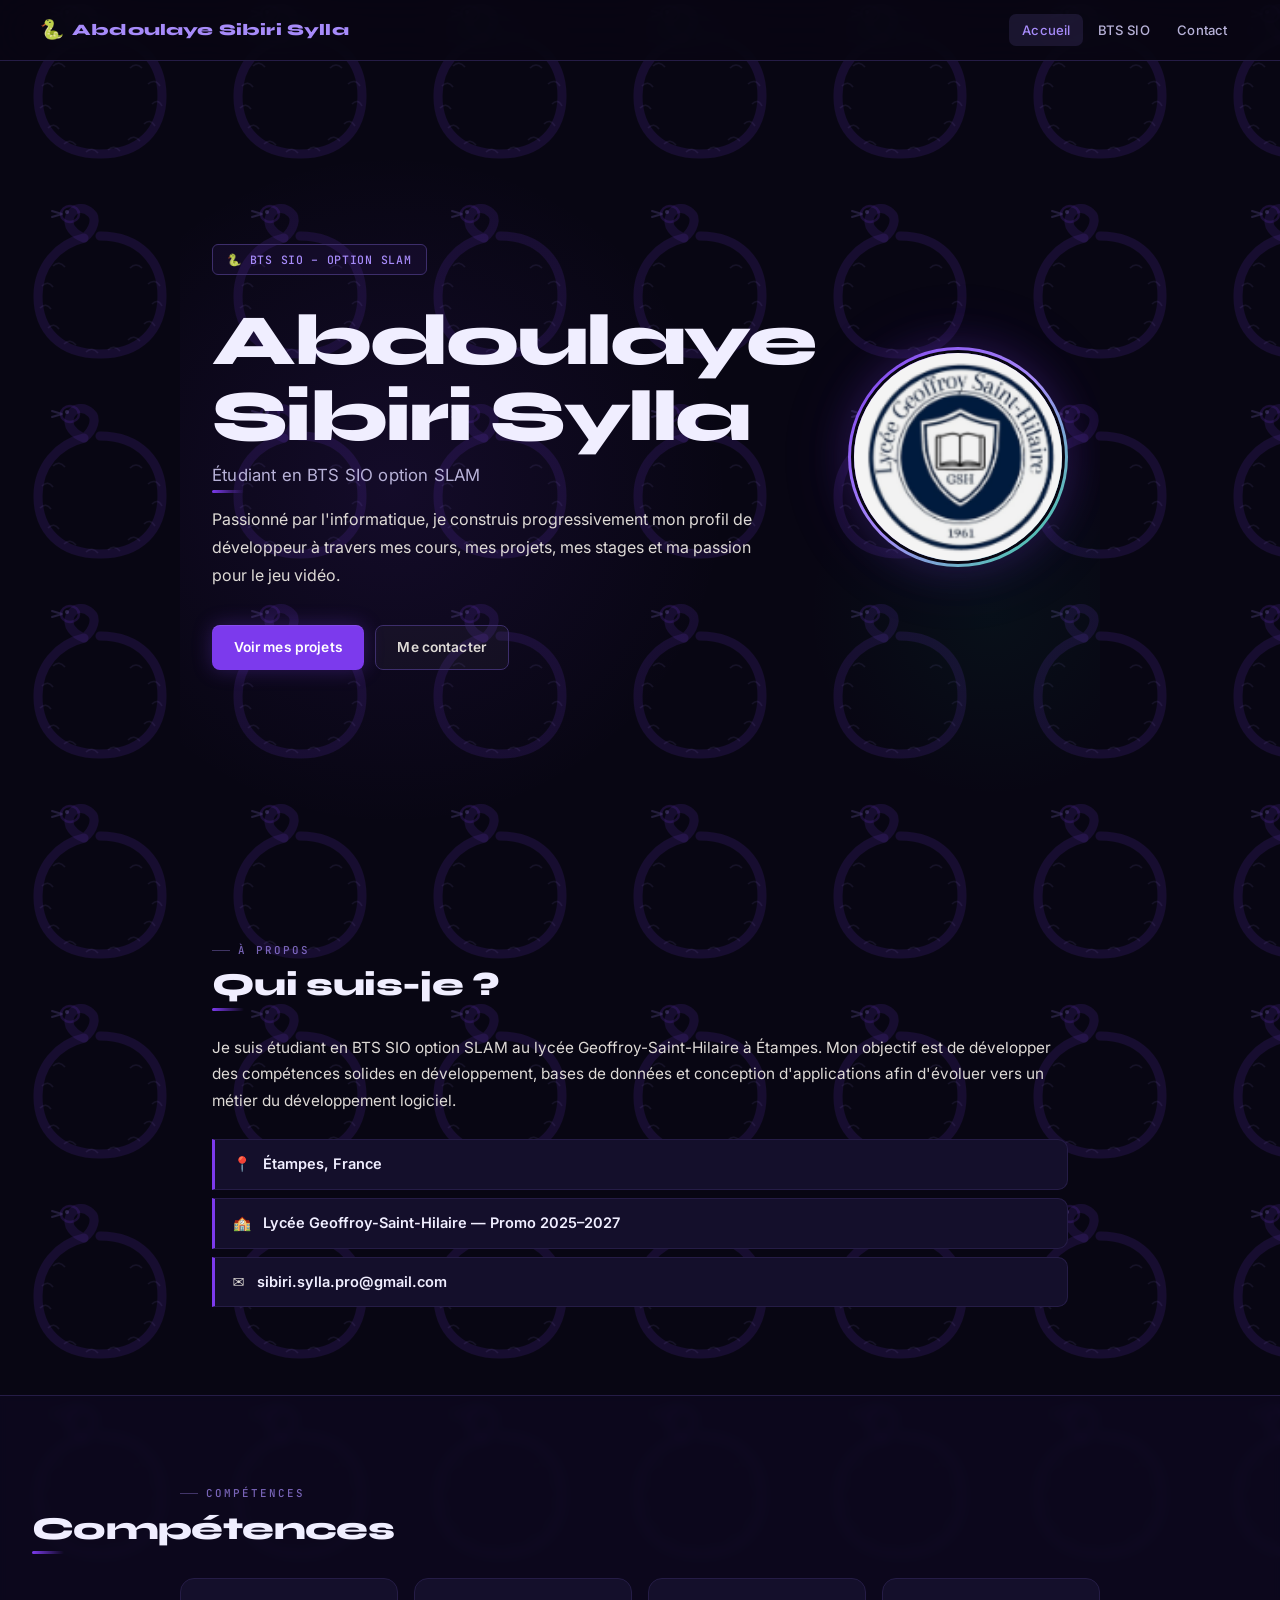
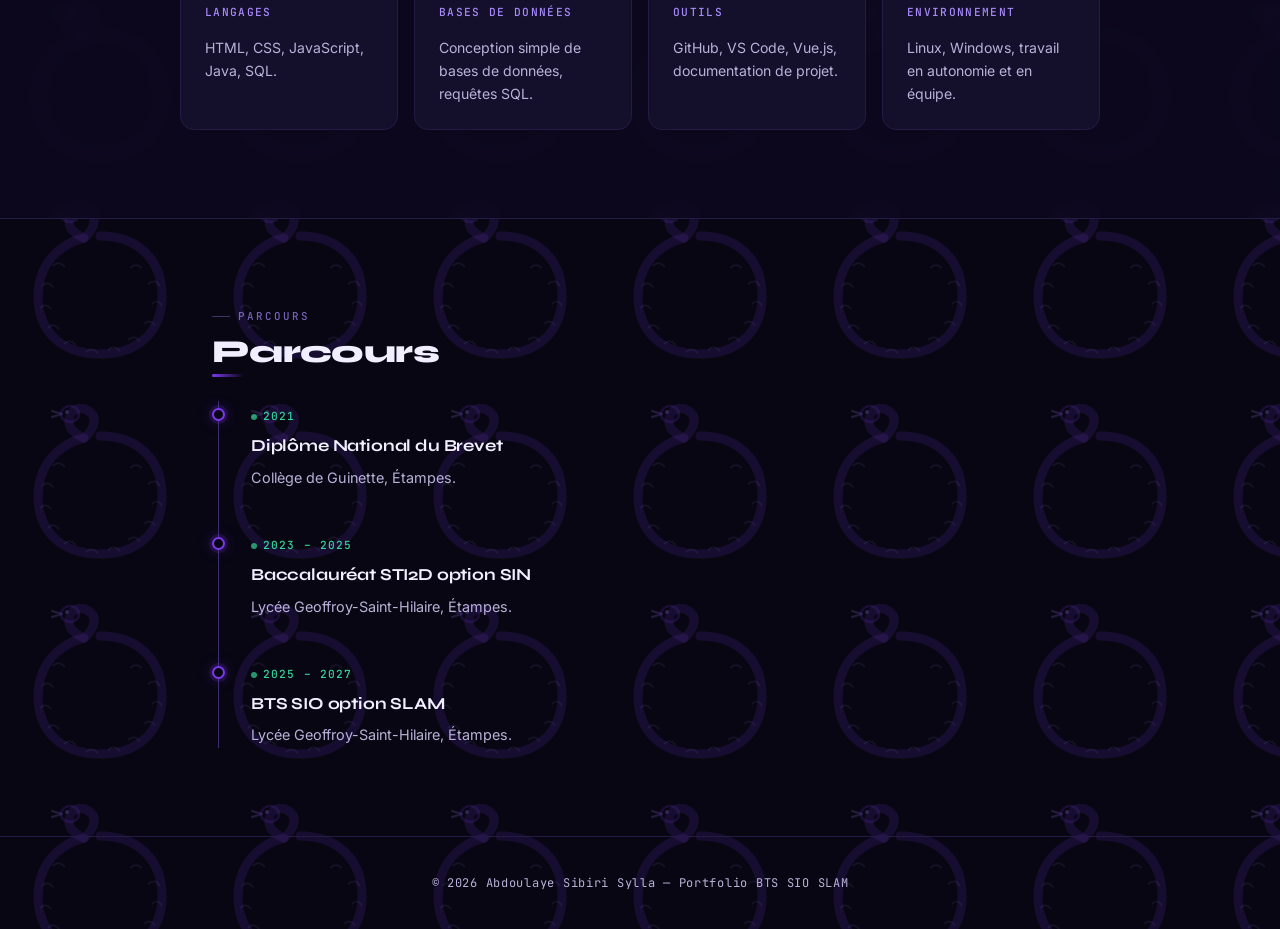
<file: index.html>
<!DOCTYPE html>
<html lang="fr">
<head>
  <meta charset="UTF-8">
  <meta name="viewport" content="width=device-width, initial-scale=1.0">
  <meta name="description" content="Portfolio BTS SIO SLAM de Abdoulaye Sibiri Sylla : présentation, compétences et parcours.">
  <title>Abdoulaye Sibiri Sylla — Portfolio BTS SIO SLAM</title>
  <link rel="stylesheet" href="style.css">
  <link rel="icon" type="image/png" href="gsh_photo.png">
</head>
<body>

  <header class="header">
    <div class="logo">
      <a href="index.html">
        <span class="snake-icon">🐍</span> Abdoulaye Sibiri Sylla
      </a>
    </div>
    <input type="checkbox" id="menu-toggle" class="menu-toggle-input">
    <label for="menu-toggle" class="menu-burger" aria-label="Ouvrir le menu">
      <span></span><span></span><span></span>
    </label>
    <nav class="nav">
      <a href="index.html" class="active">Accueil</a>
      <a href="Bts_sio.html">BTS SIO</a>
      <a href="contact.html">Contact</a>
    </nav>
  </header>

  <main>

    <!-- HERO -->
    <section id="accueil" class="section hero">
      <div class="hero-inner">
        <div class="hero-content">
          <div class="badge">🐍 BTS SIO – Option SLAM</div>
          <h1>Abdoulaye Sibiri Sylla</h1>
          <h2>Étudiant en BTS SIO option SLAM</h2>
          <p>
            Passionné par l'informatique, je construis progressivement mon profil de développeur
            à travers mes cours, mes projets, mes stages et ma passion pour le jeu vidéo.
          </p>
          <div class="hero-cta">
            <a href="Bts_sio.html" class="btn btn-primary">Voir mes projets</a>
            <a href="contact.html" class="btn btn-secondary">Me contacter</a>
          </div>
        </div>
        <div class="hero-photo-wrapper">
          <div class="hero-photo-ring">
            <img src="gsh_photo.png" alt="Photo de profil d'Abdoulaye Sibiri Sylla" class="hero-photo">
          </div>
        </div>
      </div>
    </section>

    <!-- À PROPOS -->
    <section id="apropos" class="section fade-in">
      <div class="section-label">À propos</div>
      <h2>Qui suis-je ?</h2>
      <p>
        Je suis étudiant en BTS SIO option SLAM au lycée Geoffroy-Saint-Hilaire à Étampes.
        Mon objectif est de développer des compétences solides en développement, bases de données
        et conception d'applications afin d'évoluer vers un métier du développement logiciel.
      </p>
      <div class="infos">
        <div class="info-ligne fade-in">📍 <strong>Étampes, France</strong></div>
        <div class="info-ligne fade-in">🏫 <strong>Lycée Geoffroy-Saint-Hilaire — Promo 2025–2027</strong></div>
        <div class="info-ligne fade-in">✉️ <strong>sibiri.sylla.pro@gmail.com</strong></div>
      </div>
    </section>

    <!-- COMPÉTENCES -->
    <section id="competences" class="section section-alt fade-in">
      <div class="section-label">Compétences</div>
      <h2>Compétences</h2>
      <div class="skills-grid">
        <article class="skill-block fade-in">
          <h3>Langages</h3>
          <p>HTML, CSS, JavaScript, Java, SQL.</p>
        </article>
        <article class="skill-block fade-in">
          <h3>Bases de données</h3>
          <p>Conception simple de bases de données, requêtes SQL.</p>
        </article>
        <article class="skill-block fade-in">
          <h3>Outils</h3>
          <p>GitHub, VS Code, Vue.js, documentation de projet.</p>
        </article>
        <article class="skill-block fade-in">
          <h3>Environnement</h3>
          <p>Linux, Windows, travail en autonomie et en équipe.</p>
        </article>
      </div>
    </section>

    <!-- PARCOURS -->
    <section id="parcours" class="section fade-in">
      <div class="section-label">Parcours</div>
      <h2>Parcours</h2>
      <div class="timeline">
        <article class="timeline-item fade-in">
          <div class="timeline-date">2021</div>
          <h3>Diplôme National du Brevet</h3>
          <p>Collège de Guinette, Étampes.</p>
        </article>
        <article class="timeline-item fade-in">
          <div class="timeline-date">2023 – 2025</div>
          <h3>Baccalauréat STI2D option SIN</h3>
          <p>Lycée Geoffroy-Saint-Hilaire, Étampes.</p>
        </article>
        <article class="timeline-item fade-in">
          <div class="timeline-date">2025 – 2027</div>
          <h3>BTS SIO option SLAM</h3>
          <p>Lycée Geoffroy-Saint-Hilaire, Étampes.</p>
        </article>
      </div>
    </section>

  </main>

  <footer class="footer">
    <p>&copy; 2026 Abdoulaye Sibiri Sylla — Portfolio BTS SIO SLAM</p>
  </footer>

  <script>
    const observateur = new IntersectionObserver(
      (entrees) => {
        entrees.forEach((entree) => {
          if (entree.isIntersecting) {
            entree.target.classList.add('visible');
            observateur.unobserve(entree.target);
          }
        });
      },
      { threshold: 0.12, rootMargin: '0px 0px -40px 0px' }
    );
    document.querySelectorAll('.fade-in').forEach((el) => observateur.observe(el));
  </script>

</body>
</html>
</file>
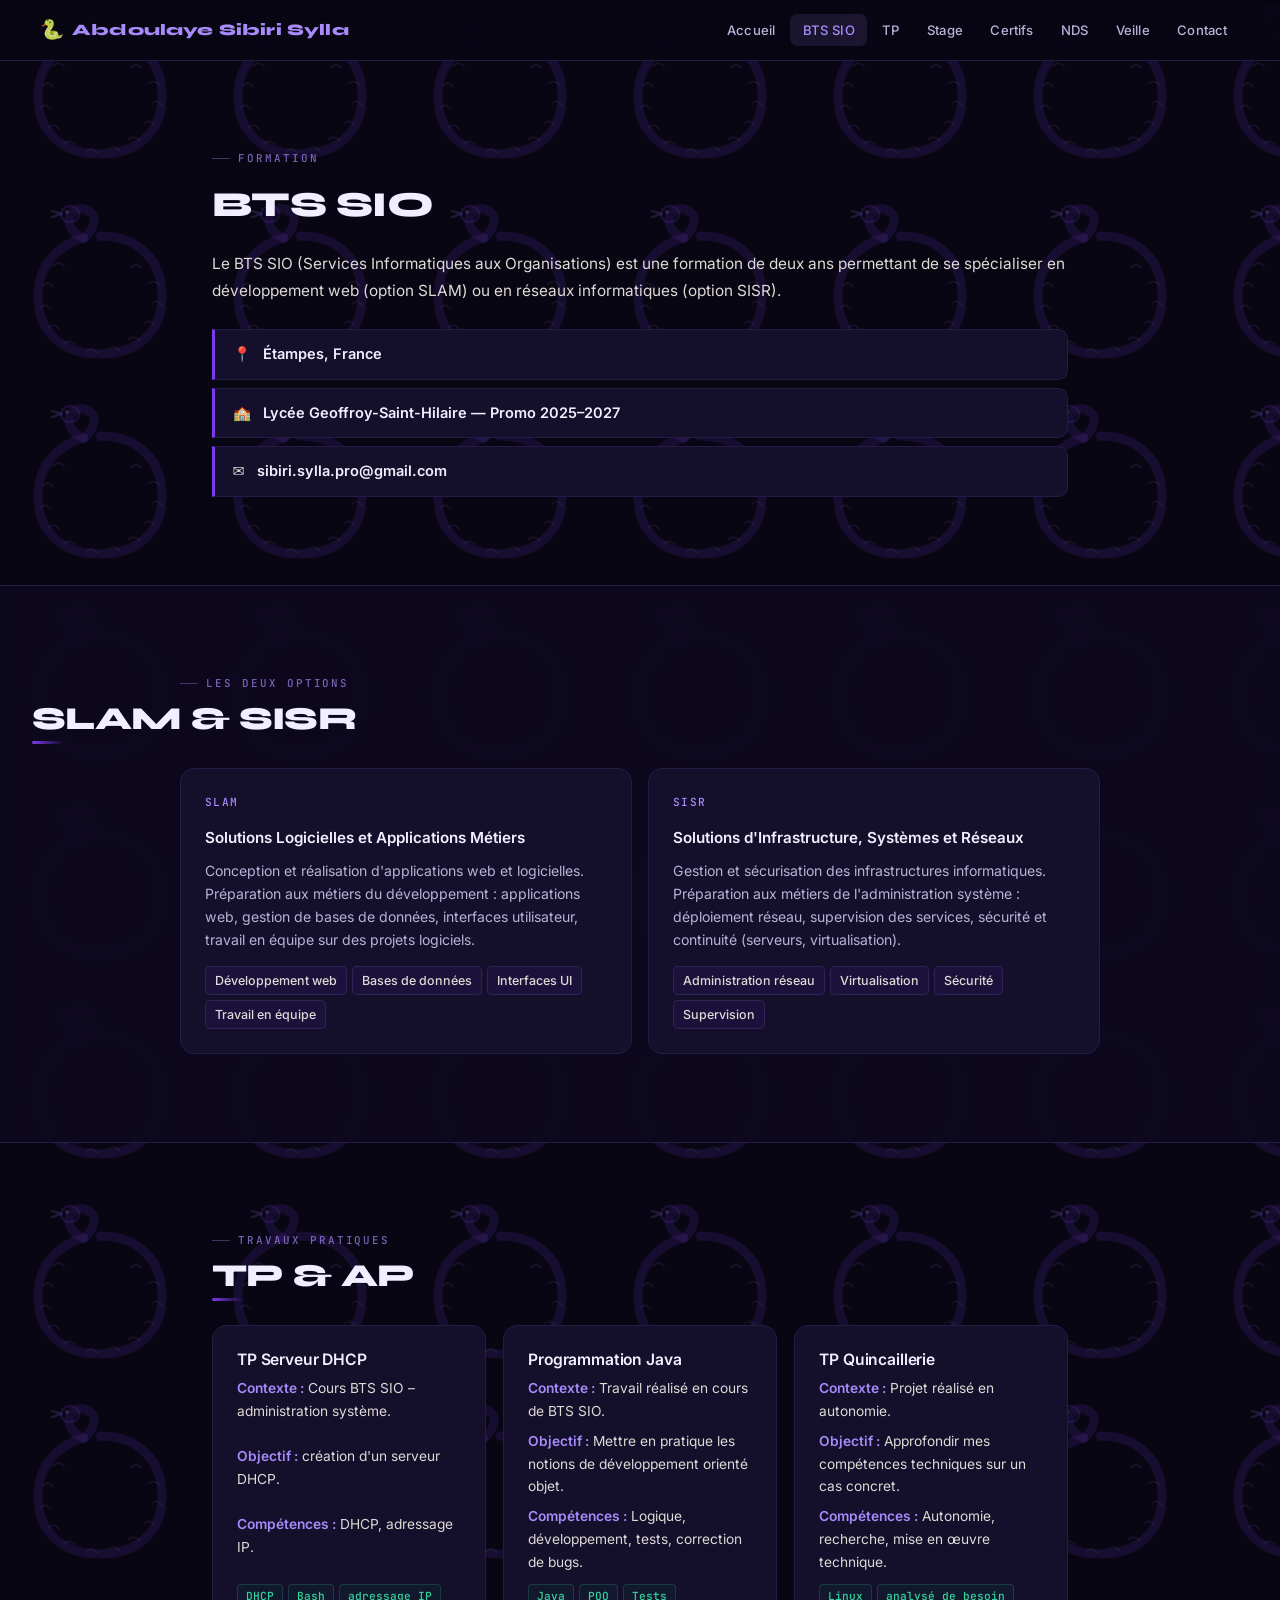
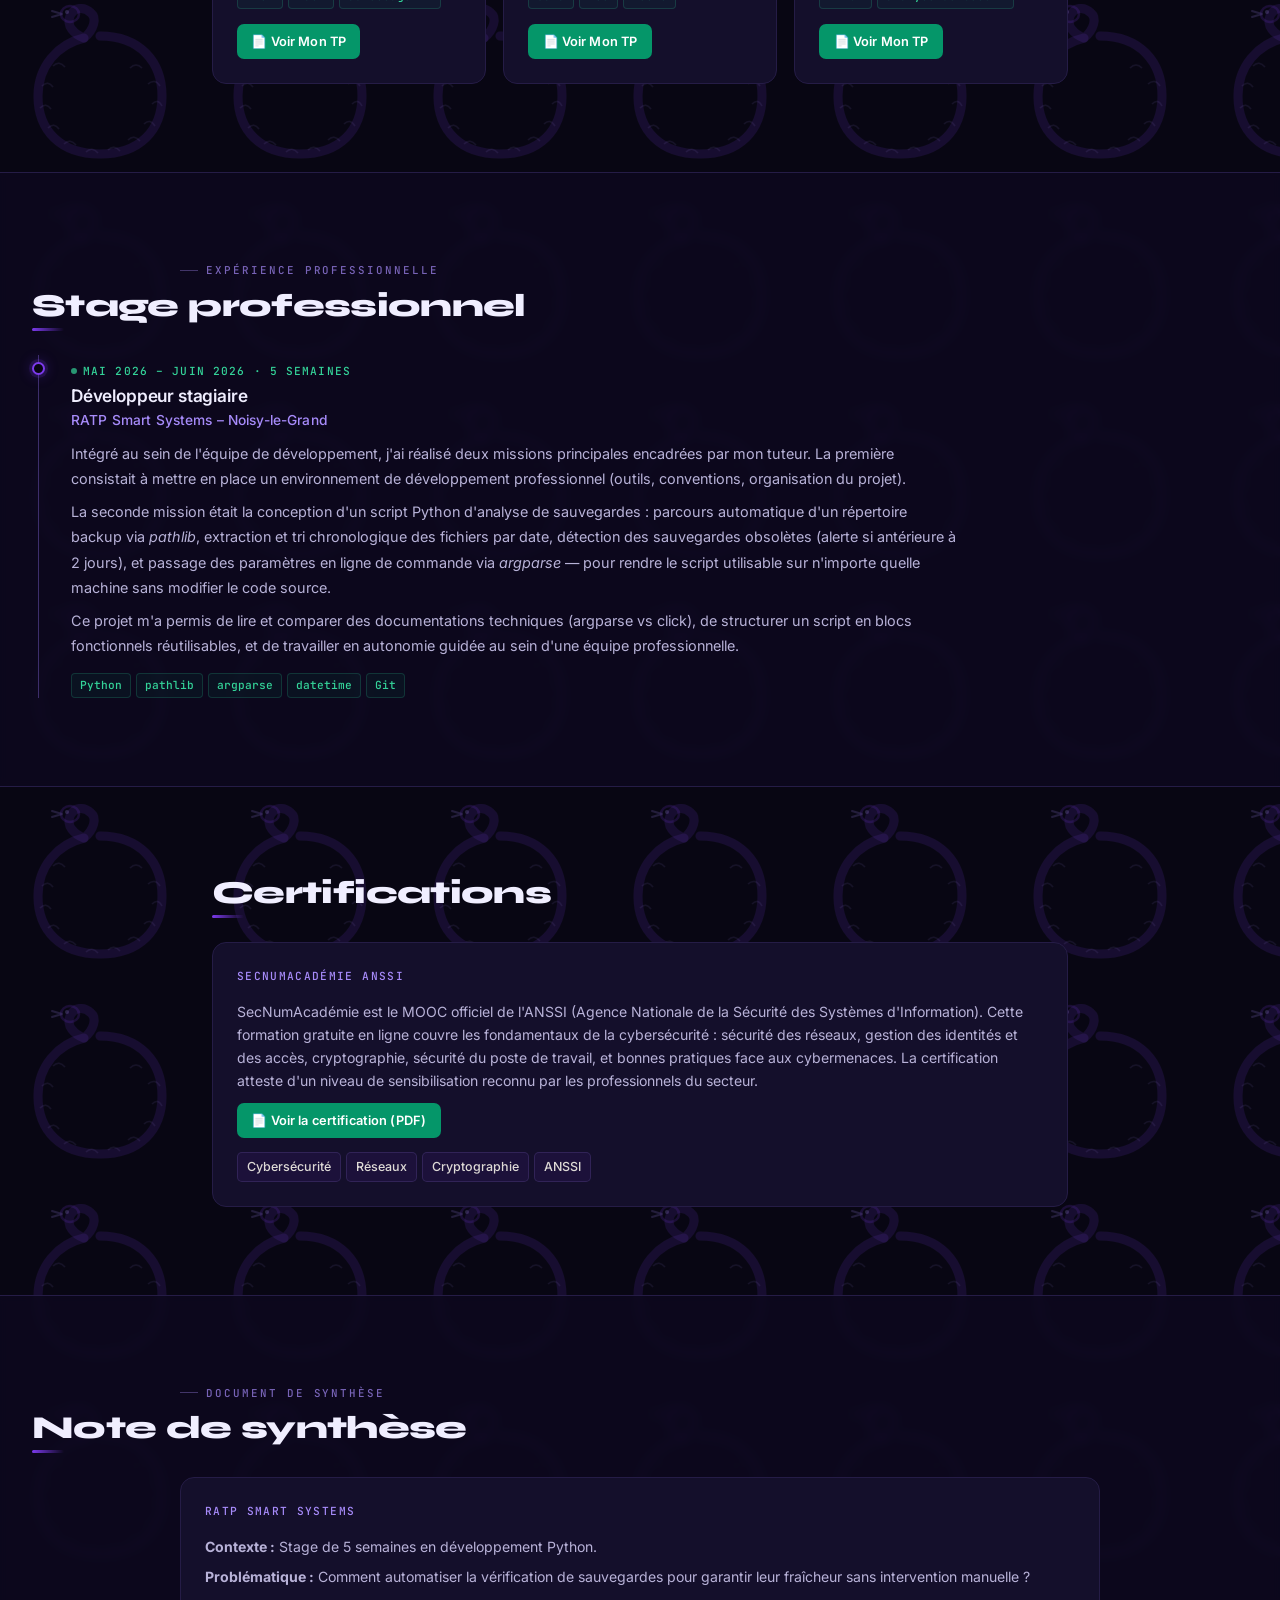
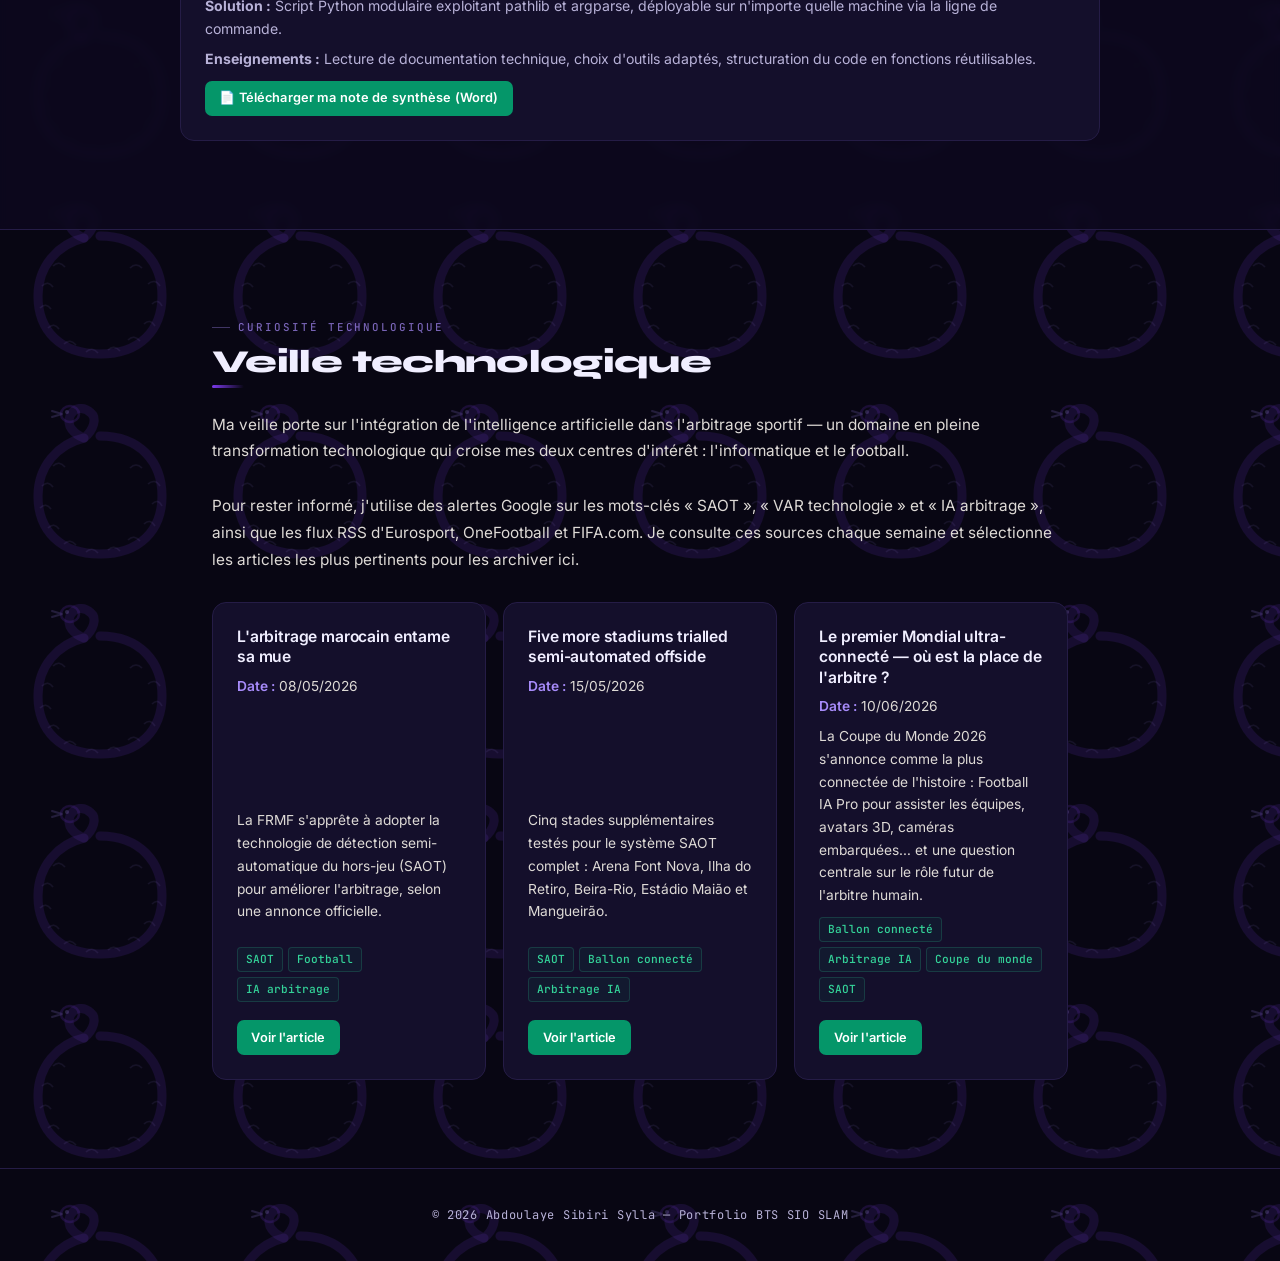
<file: Bts_sio.html>
<!DOCTYPE html>
<html lang="fr">
<head> 
  <meta charset="UTF-8" />
  <meta name="viewport" content="width=device-width, initial-scale=1.0" />
  <meta name="description" content="BTS SIO SLAM – Présentation de la formation, projets, stage et certifications d'Abdoulaye Sibiri Sylla." />
  <title>BTS SIO — Abdoulaye Sibiri Sylla</title>
  <link rel="icon" type="image/png" href="gsh_photo.png">
  <link rel="stylesheet" href="style.css" />
</head>
<body>

  <header class="header">
    <div class="logo">
      <a href="index.html">
        <span class="snake-icon">🐍</span> Abdoulaye Sibiri Sylla
      </a>
    </div>
    <!-- CORRECTION : aria-hidden ajouté sur l'input checkbox pour l'accessibilité -->
    <input type="checkbox" id="menu-toggle" class="menu-toggle-input" aria-hidden="true">
    <label for="menu-toggle" class="menu-burger" aria-label="Ouvrir le menu">
      <span></span><span></span><span></span>
    </label>
  <nav class="nav">
  <a href="index.html">Accueil</a>
  <a href="Bts_sio.html" class="active">BTS SIO</a>
  <a href="#projets">TP</a>
  <a href="#stage">Stage</a>
  <a href="#certifications">Certifs</a>
  <a href="#note-synthese">NDS</a>
  <a href="#veille">Veille</a>
  <a href="contact.html">Contact</a>
</nav>
  </header>

  <main>

    <!-- INTRO -->
    <section id="apropos" class="section fade-in">
      <div class="section-label">Formation</div>
      <h1 style="font-family:var(--font-display); font-size:2.2rem; font-weight:800; margin-bottom:1rem; letter-spacing:-0.02em; color:var(--texte);">BTS SIO</h1>
      <p>
        Le BTS SIO (Services Informatiques aux Organisations) est une formation de deux ans
        permettant de se spécialiser en développement web (option SLAM) ou en réseaux
        informatiques (option SISR).
      </p>
      <div class="infos" style="margin-top:1.5rem;">
        <div class="info-ligne fade-in">📍 <strong>Étampes, France</strong></div>
        <div class="info-ligne fade-in">🏫 <strong>Lycée Geoffroy-Saint-Hilaire — Promo 2025–2027</strong></div>
        <div class="info-ligne fade-in">✉️ <strong>sibiri.sylla.pro@gmail.com</strong></div>
      </div>
    </section>

    <!-- OPTIONS -->
    <section id="options" class="section section-alt fade-in">
      <div class="section-label">Les deux options</div>
      <h2>SLAM &amp; SISR</h2>
      <div class="skills-grid">

        <article class="skill-block fade-in">
          <h3>SLAM</h3>
          <p style="font-size:0.95rem; font-weight:600; color:var(--texte); margin-bottom:0.5rem;">
            Solutions Logicielles et Applications Métiers
          </p>
          <p>
            Conception et réalisation d'applications web et logicielles.
            Préparation aux métiers du développement : applications web, gestion de
            bases de données, interfaces utilisateur, travail en équipe sur des projets logiciels.
          </p>
          <div class="skill-tags" style="margin-top:0.9rem;">
            <span class="tag">Développement web</span>
            <span class="tag">Bases de données</span>
            <span class="tag">Interfaces UI</span>
            <span class="tag">Travail en équipe</span>
          </div>
        </article>

        <article class="skill-block fade-in">
          <h3>SISR</h3>
          <p style="font-size:0.95rem; font-weight:600; color:var(--texte); margin-bottom:0.5rem;">
            Solutions d'Infrastructure, Systèmes et Réseaux
          </p>
          <p>
            Gestion et sécurisation des infrastructures informatiques.
            Préparation aux métiers de l'administration système : déploiement réseau,
            supervision des services, sécurité et continuité (serveurs, virtualisation).
          </p>
          <div class="skill-tags" style="margin-top:0.9rem;">
            <span class="tag">Administration réseau</span>
            <span class="tag">Virtualisation</span>
            <span class="tag">Sécurité</span>
            <span class="tag">Supervision</span>
          </div>
        </article>

      </div>
    </section>

    <!-- TP & AP -->
    <section id="projets" class="section fade-in">
      <div class="section-label">Travaux pratiques</div>
      <h2>TP &amp; AP</h2>
      <div class="projects-grid">

        <article class="project-card fade-in">
          <h3>TP Serveur DHCP</h3>
          <p><strong>Contexte :</strong> Cours BTS SIO – administration système.</p>
          <!-- CORRECTION : "DHC" corrigé en "DHCP" -->
          <p><strong>Objectif :</strong> création d'un serveur DHCP.</p>
          <p><strong>Compétences :</strong> DHCP, adressage IP.</p>
          <div class="project-tech">
            <span>DHCP</span><span>Bash</span><span>adressage IP</span>
            <a href="Sylla_Compte_rendu_TP3.docx.pdf"
               class="project-link"
               target="_blank"
               rel="noopener noreferrer">
              📄 Voir Mon TP
            </a>
          </div>
        </article>

        <article class="project-card fade-in">
          <h3>Programmation Java</h3>
          <p><strong>Contexte :</strong> Travail réalisé en cours de BTS SIO.</p>
          <p><strong>Objectif :</strong> Mettre en pratique les notions de développement orienté objet.</p>
          <p><strong>Compétences :</strong> Logique, développement, tests, correction de bugs.</p>
          <div class="project-tech">
            <span>Java</span><span>POO</span><span>Tests</span>
              <!-- CORRECTION : espaces encodés en %20 dans le href -->
              <a href="Compte%20Rendu%20-%20TP2%20Java%20BTS%20SIO.pdf"
               class="project-link"
               target="_blank"
               rel="noopener noreferrer">
              📄 Voir Mon TP
            </a>
          </div>
        </article>

        <article class="project-card fade-in">
          <h3>TP Quincaillerie</h3>
          <p><strong>Contexte :</strong> Projet réalisé en autonomie.</p>
          <p><strong>Objectif :</strong> Approfondir mes compétences techniques sur un cas concret.</p>
          <p><strong>Compétences :</strong> Autonomie, recherche, mise en œuvre technique.</p>
          <div class="project-tech">
            <span>Linux</span><span>analysé de besoin</span>
             <!-- CORRECTION : espaces encodés en %20 dans le href -->
             <a href="%C3%89tude%20de%20cas%20_%20La%20Quincaillerie.pdf"
               class="project-link"
               target="_blank"
               rel="noopener noreferrer">
              📄 Voir Mon TP
            </a>
          </div>
        </article>

      </div>
    </section>

    <!-- STAGE -->
    <section id="stage" class="section section-alt fade-in">
      <div class="section-label">Expérience professionnelle</div>
      <h2>Stage professionnel</h2>
      <div class="timeline">
        <article class="timeline-item fade-in">
          <div class="timeline-date">Mai 2026 – Juin 2026 · 5 semaines</div>
          <div class="timeline-poste">Développeur stagiaire</div>
          <div class="timeline-entreprise">RATP Smart Systems – Noisy-le-Grand</div>
          <p class="timeline-texte">
            Intégré au sein de l'équipe de développement, j'ai réalisé deux missions principales
            encadrées par mon tuteur. La première consistait à mettre en place un environnement
            de développement professionnel (outils, conventions, organisation du projet).
          </p>
          <p class="timeline-texte" style="margin-top:0.5rem;">
            La seconde mission était la conception d'un script Python d'analyse de sauvegardes :
            parcours automatique d'un répertoire backup via <em>pathlib</em>, extraction et tri
            chronologique des fichiers par date, détection des sauvegardes obsolètes (alerte si
            antérieure à 2 jours), et passage des paramètres en ligne de commande via
            <em>argparse</em> — pour rendre le script utilisable sur n'importe quelle machine
            sans modifier le code source.
          </p>
          <p class="timeline-texte" style="margin-top:0.5rem;">
            Ce projet m'a permis de lire et comparer des documentations techniques
            (argparse vs click), de structurer un script en blocs fonctionnels réutilisables,
            et de travailler en autonomie guidée au sein d'une équipe professionnelle.
          </p>
          <div class="project-tech" style="margin-top:0.9rem;">
            <span>Python</span><span>pathlib</span><span>argparse</span><span>datetime</span><span>Git</span>
          </div>
        </article>
      </div>
    </section>

    <!-- CERTIFICATIONS -->
    <section id="certifications" class="section">
      <h2>Certifications</h2>
      <div class="skills-grid">
        <article class="skill-block">
          <h3>SecNumAcadémie ANSSI</h3>
          <div class="Certification secNumacademie">
             <p>
  SecNumAcadémie est le MOOC officiel de l'ANSSI (Agence Nationale de la 
  Sécurité des Systèmes d'Information). Cette formation gratuite en ligne 
  couvre les fondamentaux de la cybersécurité : sécurité des réseaux, 
  gestion des identités et des accès, cryptographie, sécurité du poste de 
  travail, et bonnes pratiques face aux cybermenaces. La certification 
  atteste d'un niveau de sensibilisation reconnu par les professionnels 
  du secteur.
</p>
            <a href="Certification%20secNumacademie.pdf" target="_blank" rel="noopener noreferrer" class="project-link">
              📄 Voir la certification (PDF)
            </a>
          </div>
          <div class="skill-tags" style="margin-top:0.9rem;">
            <span class="tag">Cybersécurité</span>
            <span class="tag">Réseaux</span>
            <span class="tag">Cryptographie</span>
            <span class="tag">ANSSI</span>
          </div>
        </article>
      </div>
    </section>

    <!-- NOTE DE SYNTHÈSE -->
    <section id="note-synthese" class="section section-alt fade-in">
      <div class="section-label">Document de synthèse</div>
      <h2>Note de synthèse</h2>
      <div class="skills-grid">
        <article class="skill-block fade-in">
          <h3>RATP Smart Systems</h3>
          <p><strong>Contexte :</strong> Stage de 5 semaines en développement Python.</p>
          <p style="margin-top:0.4rem;"><strong>Problématique :</strong> Comment automatiser la vérification de sauvegardes pour garantir leur fraîcheur sans intervention manuelle ?</p>
          <p style="margin-top:0.4rem;"><strong>Solution :</strong> Script Python modulaire exploitant pathlib et argparse, déployable sur n'importe quelle machine via la ligne de commande.</p>
          <p style="margin-top:0.4rem;"><strong>Enseignements :</strong> Lecture de documentation technique, choix d'outils adaptés, structuration du code en fonctions réutilisables.</p>
          <!-- CORRECTION : balise <span> parasite supprimée, <a> correctement fermée -->
        <a href="NDS_Abdoulaye.docx" download class="project-link">
  📄 Télécharger ma note de synthèse (Word)
</a>
        </article>
      </div>
    </section>

    <!-- VEILLE TECHNOLOGIQUE -->
    <section id="veille" class="section fade-in">
      <div class="section-label">Curiosité technologique</div>
      <h2>Veille technologique</h2>
  <p style="margin-bottom:1.75rem;">
  Ma veille porte sur l'intégration de l'intelligence artificielle dans l'arbitrage 
  sportif — un domaine en pleine transformation technologique qui croise mes deux 
  centres d'intérêt : l'informatique et le football.
</p>
<p style="margin-bottom:1.75rem;">
  Pour rester informé, j'utilise des alertes Google sur les mots-clés « SAOT », 
  « VAR technologie » et « IA arbitrage », ainsi que les flux RSS d'Eurosport, 
  OneFootball et FIFA.com. Je consulte ces sources chaque semaine et sélectionne 
  les articles les plus pertinents pour les archiver ici.
</p>
      <div class="projects-grid">

        <article class="project-card fade-in">
          <h3>L'arbitrage marocain entame sa mue</h3>
          <p><strong>Date :</strong> 08/05/2026</p>
          <p>
            La FRMF s'apprête à adopter la technologie de détection semi-automatique
            du hors-jeu (SAOT) pour améliorer l'arbitrage, selon une annonce officielle.
          </p>
          <div class="project-tech"><span>SAOT</span><span>Football</span><span>IA arbitrage</span></div>
          <!-- CORRECTION : espaces encodés en %20 dans le href -->
          <a href="Foot_%20VAR%2C%20hors-jeu%2C%20formation%2C%20tech...%20L%27arbitrage%20marocain%20entame%20sa%20mue%20%2C%20H24info.pdf"
             class="project-link" target="_blank" rel="noopener noreferrer">Voir l'article</a>
        </article>

        <article class="project-card fade-in">
          <h3>Five more stadiums trialled semi-automated offside</h3>
          <p><strong>Date :</strong> 15/05/2026</p>
          <p>
            Cinq stades supplémentaires testés pour le système SAOT complet :
            Arena Font Nova, Ilha do Retiro, Beira-Rio, Estádio Maião et Mangueirão.
          </p>
          <div class="project-tech"><span>SAOT</span><span>Ballon connecté</span><span>Arbitrage IA</span></div>
          <!-- CORRECTION : espaces encodés en %20 dans le href -->
          <a href="Five%20more%20stadiums%20trialled%20semi-automated%20offside%20last%20weekend%20_%20OneFootball.pdf"
             class="project-link" target="_blank" rel="noopener noreferrer">Voir l'article</a>
        </article>

        <article class="project-card fade-in">
          <h3>Le premier Mondial ultra-connecté — où est la place de l'arbitre ?</h3>
          <p><strong>Date :</strong> 10/06/2026</p>
          <p>
            La Coupe du Monde 2026 s'annonce comme la plus connectée de l'histoire :
            Football IA Pro pour assister les équipes, avatars 3D, caméras embarquées…
            et une question centrale sur le rôle futur de l'arbitre humain.
          </p>
          <div class="project-tech"><span>Ballon connecté</span><span>Arbitrage IA</span><span>Coupe du monde</span><span>SAOT</span></div>
          <!-- CORRECTION : espaces encodés en %20 dans le href -->
          <a href="Le%20premier%20Mondial%20ultra-connect%C3%A9%2C%20Football%20IA%20Pro%20pour%20aider%20les%20%C3%A9quipes%2C%20Avatars%20en%203D%2C%20cam%C3%A9ras%20embarqu%C3%A9es%2C%20o%C3%B9%20est%20la%20place%20de%20l%27arbitre%20_%20-%20Eurosport.pdf"
             class="project-link" target="_blank" rel="noopener noreferrer">Voir l'article</a>
        </article>

      </div>
    </section>

  </main>

  <footer class="footer">
    <p>&copy; 2026 Abdoulaye Sibiri Sylla — Portfolio BTS SIO SLAM</p>
  </footer>

  <script>
    const observateur = new IntersectionObserver(
      (entrees) => {
        entrees.forEach((entree) => {
          if (entree.isIntersecting) {
            entree.target.classList.add('visible');
            observateur.unobserve(entree.target);
          }
        });
      },
      { threshold: 0.12, rootMargin: '0px 0px -40px 0px' }
    );
    document.querySelectorAll('.fade-in').forEach((el) => observateur.observe(el));
  </script>

</body>
</html>
</file>
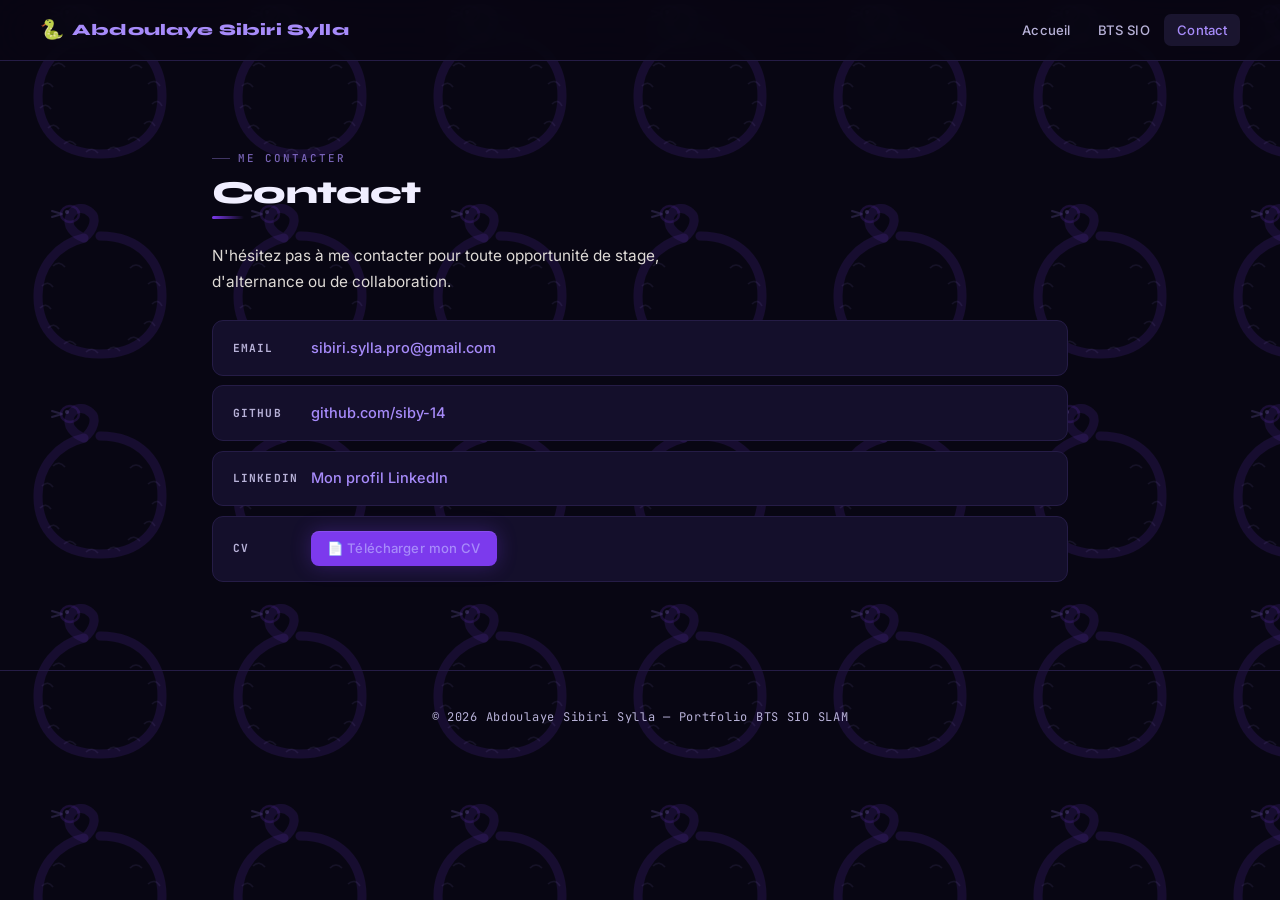
<file: contact.html>
<!DOCTYPE html>
<html lang="fr">
<head>
  <meta charset="UTF-8" />
  <meta name="viewport" content="width=device-width, initial-scale=1.0" />
  <meta name="description" content="Contact – Abdoulaye Sibiri Sylla, étudiant BTS SIO SLAM à Étampes." />
  <title>Contact — Abdoulaye Sibiri Sylla</title>
  <link rel="stylesheet" href="style.css" />
  <link rel="icon" type="image/png" href="gsh_photo.png">
</head>
<body>

  <header class="header">
    <div class="logo">
      <a href="index.html">
        <span class="snake-icon">🐍</span> Abdoulaye Sibiri Sylla
      </a>
    </div>
    <input type="checkbox" id="menu-toggle" class="menu-toggle-input">
    <label for="menu-toggle" class="menu-burger" aria-label="Ouvrir le menu">
      <span></span><span></span><span></span>
    </label>
    <nav class="nav">
      <a href="index.html">Accueil</a>
      <a href="Bts_sio.html">BTS SIO</a>
      <a href="contact.html" class="active">Contact</a>
    </nav>
  </header>

  <main>

    <section class="section fade-in">
      <div class="section-label">Me contacter</div>
      <h2>Contact</h2>
      <p style="margin-bottom:1.5rem; max-width:540px;">
        N'hésitez pas à me contacter pour toute opportunité de stage,
        d'alternance ou de collaboration.
      </p>
      <ul class="contact-list">
        <li class="fade-in">
          <strong>Email</strong>
          <a href="mailto:sibiri.sylla.pro@gmail.com">sibiri.sylla.pro@gmail.com</a>
        </li>
        <li class="fade-in">
          <strong>GitHub</strong>
          <a href="https://github.com/siby-14" target="_blank" rel="noopener noreferrer">
            github.com/siby-14
          </a>
        </li>
        <li class="fade-in">
          <strong>LinkedIn</strong>
          <a href="https://www.linkedin.com/in/abdoulaye-sibiri-sylla-8bb6b63a8/"
             target="_blank" rel="noopener noreferrer">
            Mon profil LinkedIn
          </a>
        </li>
        <li class="fade-in">
          <strong>CV</strong>
          <a href="Cv%20Abdoulaye%20Sibiri%20Sylla.pdf"
             target="_blank"
             rel="noopener noreferrer"
             class="btn btn-primary"
             style="padding:0.4rem 1rem; font-size:0.82rem;">
            📄 Télécharger mon CV
          </a>
        </li>
      </ul>
    </section>

  </main>

  <footer class="footer">
    <p>&copy; 2026 Abdoulaye Sibiri Sylla — Portfolio BTS SIO SLAM</p>
  </footer>

  <script>
    const observateur = new IntersectionObserver(
      (entrees) => {
        entrees.forEach((entree) => {
          if (entree.isIntersecting) {
            entree.target.classList.add('visible');
            observateur.unobserve(entree.target);
          }
        });
      },
      { threshold: 0.12, rootMargin: '0px 0px -40px 0px' }
    );
    document.querySelectorAll('.fade-in').forEach((el) => observateur.observe(el));
  </script>

</body>
</html>
</file>
<file: style.css>
/* ============================================
   IMPORT FONTS
============================================ */
@import url('https://fonts.googleapis.com/css2?family=Syne:wght@700;800&family=Inter:wght@400;500;600;700&family=JetBrains+Mono:wght@400;500&display=swap');

/* ============================================
   VARIABLES
============================================ */
:root {
  --violet:        #7c3aed;
  --violet-clair:  #a78bfa;
  --violet-pale:   #ede9fe;
  --violet-glow:   rgba(124, 58, 237, 0.22);
  --vert:          #059669;
  --vert-clair:    #34d399;
  --vert-glow:     rgba(5, 150, 105, 0.18);

  --fond:          #080613;
  --surface:       #0e0a20;
  --surface-2:     #130f28;
  --carte:         #140f2b;
  --carte-hover:   #1c1638;

  --bord:          #251c46;
  --bord-md:       #3d2e6b;
  --bord-hover:    #6d28d9;

  --texte:         #f0eeff;
  --muted:         #b8b2d8;   /* +15% luminosité vs #a099cc */
  --muted-light:   #dedad6;   /* +10% luminosité vs #cbc6e8 */

  --font-display:  'Syne', system-ui, sans-serif;
  --font-body:     'Inter', system-ui, sans-serif;
  --font-mono:     'JetBrains Mono', monospace;

  --snake-tile: url("data:image/svg+xml,%3Csvg xmlns='http://www.w3.org/2000/svg' width='200' height='200' viewBox='0 0 200 200'%3E%3Cpath d='M100 36 C140 36 162 62 162 96 C162 130 140 154 100 154 C60 154 38 130 38 96 C38 66 58 44 84 38' fill='none' stroke='%237c3aed' stroke-width='9' stroke-linecap='round' opacity='0.13'/%3E%3Cpath d='M84 38 C74 34 66 26 70 16 C74 7 84 6 91 13 C97 18 94 30 84 38' fill='none' stroke='%237c3aed' stroke-width='9' stroke-linecap='round' opacity='0.13'/%3E%3Cellipse cx='70' cy='14' rx='9' ry='8' fill='none' stroke='%237c3aed' stroke-width='2.5' opacity='0.16'/%3E%3Ccircle cx='67' cy='12' r='2' fill='%23a78bfa' opacity='0.22'/%3E%3Cpath d='M62 14 L52 11 M62 14 L52 17' fill='none' stroke='%23a78bfa' stroke-width='2' stroke-linecap='round' opacity='0.17'/%3E%3Cpath d='M130 68 Q136 62 142 68' fill='none' stroke='%23a78bfa' stroke-width='1.5' opacity='0.09'/%3E%3Cpath d='M148 84 Q155 78 160 86' fill='none' stroke='%23a78bfa' stroke-width='1.5' opacity='0.09'/%3E%3Cpath d='M152 104 Q158 98 162 106' fill='none' stroke='%23a78bfa' stroke-width='1.5' opacity='0.09'/%3E%3Cpath d='M144 124 Q150 118 155 126' fill='none' stroke='%23a78bfa' stroke-width='1.5' opacity='0.09'/%3E%3Cpath d='M128 140 Q134 134 140 141' fill='none' stroke='%23a78bfa' stroke-width='1.5' opacity='0.09'/%3E%3Cpath d='M108 150 Q114 144 120 151' fill='none' stroke='%23a78bfa' stroke-width='1.5' opacity='0.09'/%3E%3Cpath d='M86 152 Q92 146 98 153' fill='none' stroke='%23a78bfa' stroke-width='1.5' opacity='0.09'/%3E%3Cpath d='M64 144 Q70 138 76 145' fill='none' stroke='%23a78bfa' stroke-width='1.5' opacity='0.09'/%3E%3Cpath d='M48 128 Q54 122 59 129' fill='none' stroke='%23a78bfa' stroke-width='1.5' opacity='0.09'/%3E%3Cpath d='M40 108 Q46 102 51 109' fill='none' stroke='%23a78bfa' stroke-width='1.5' opacity='0.09'/%3E%3Cpath d='M42 86 Q48 80 53 87' fill='none' stroke='%23a78bfa' stroke-width='1.5' opacity='0.09'/%3E%3Cpath d='M53 66 Q59 60 65 67' fill='none' stroke='%23a78bfa' stroke-width='1.5' opacity='0.09'/%3E%3C/svg%3E");

  --cursor-snake: url("data:image/svg+xml,%3Csvg xmlns='http://www.w3.org/2000/svg' width='32' height='32' viewBox='0 0 32 32'%3E%3Cpath d='M16 6 C22 6 26 10 26 16 C26 22 22 26 16 26 C10 26 6 22 6 16 C6 11 9 7 13 6' fill='none' stroke='%23a78bfa' stroke-width='2.5' stroke-linecap='round'/%3E%3Cpath d='M13 6 C11 5 9 3 10 1 C11 -1 13 -1 14.5 1 C15.5 2.5 15 5 13 6' fill='none' stroke='%23a78bfa' stroke-width='2.5' stroke-linecap='round'/%3E%3Ccircle cx='10.5' cy='0.5' r='2.5' fill='%237c3aed'/%3E%3Ccircle cx='9.5' cy='0' r='0.8' fill='%23ede9fe'/%3E%3Cpath d='M8 0.5 L4 -1 M8 0.5 L4 2' fill='none' stroke='%23a78bfa' stroke-width='1' stroke-linecap='round'/%3E%3C/svg%3E");
}

/* ============================================
   RESET & BASE
============================================ */
*, *::before, *::after {
  box-sizing: border-box;
  margin: 0;
  padding: 0;
}

html {
  scroll-behavior: smooth;
  font-size: 16px;
}

body {
  font-family: var(--font-body);
  background-color: var(--fond);
  background-image: var(--snake-tile);
  background-repeat: repeat;
  background-size: 200px 200px;
  color: var(--texte);
  line-height: 1.7;
  -webkit-font-smoothing: antialiased;
  overflow-x: hidden;
  cursor: var(--cursor-snake), auto;
}

a {
  color: inherit;
  text-decoration: none;
  cursor: var(--cursor-snake), pointer;
}

button, .btn, .project-link, .certification-img {
  cursor: var(--cursor-snake), pointer;
}

img {
  max-width: 100%;
  display: block;
}

/* ============================================
   HEADER
============================================ */
.header {
  display: flex;
  justify-content: space-between;
  align-items: center;
  gap: 1rem;
  padding: 0.85rem 2.5rem;
  border-bottom: 1px solid var(--bord);
  position: sticky;
  top: 0;
  background: rgba(8, 6, 19, 0.88);
  backdrop-filter: blur(20px);
  -webkit-backdrop-filter: blur(20px);
  z-index: 99;
}

.logo {
  font-family: var(--font-display);
  font-size: 1rem;
  font-weight: 800;
  color: var(--violet-clair);
  display: flex;
  align-items: center;
  gap: 8px;
  letter-spacing: 0.01em;
}

.logo a {
  color: inherit;
  display: flex;
  align-items: center;
  gap: 8px;
}

.snake-icon {
  font-size: 1.2rem;
}

.nav {
  display: flex;
  flex-wrap: wrap;
  gap: 2px;
}

.nav a {
  font-size: 0.82rem;
  font-weight: 500;
  color: var(--muted);
  padding: 0.3rem 0.8rem;
  border-radius: 7px;
  transition: color 0.18s, background 0.18s;
  letter-spacing: 0.01em;
}

.nav a:hover,
.nav a.active {
  color: var(--texte);
  background: rgba(167, 139, 250, 0.12);
}

.nav a.active {
  color: var(--violet-clair);
}

/* ============================================
   MENU HAMBURGER — CSS PUR
============================================ */
.menu-toggle-input {
  display: none;
}

.menu-burger {
  display: none;
  flex-direction: column;
  justify-content: center;
  gap: 5px;
  width: 36px;
  height: 36px;
  cursor: var(--cursor-snake), pointer;
  padding: 6px;
  border-radius: 8px;
  transition: background 0.18s;
  z-index: 100;
  flex-shrink: 0;
}

.menu-burger:hover {
  background: rgba(167, 139, 250, 0.1);
}

.menu-burger span {
  display: block;
  width: 100%;
  height: 2px;
  background: var(--violet-clair);
  border-radius: 2px;
  transition: transform 0.28s ease, opacity 0.18s ease;
  transform-origin: center;
}

.menu-toggle-input:checked ~ .menu-burger span:nth-child(1) {
  transform: translateY(7px) rotate(45deg);
}
.menu-toggle-input:checked ~ .menu-burger span:nth-child(2) {
  opacity: 0;
  transform: scaleX(0);
}
.menu-toggle-input:checked ~ .menu-burger span:nth-child(3) {
  transform: translateY(-7px) rotate(-45deg);
}

.menu-toggle-input:checked ~ .nav {
  display: flex;
}

/* ============================================
   LAYOUT – SECTIONS
============================================ */
.section {
  max-width: 920px;
  margin: 0 auto;
  padding: 5.5rem 2rem;
}

.section-alt {
  background: rgba(13, 9, 30, 0.88);
  backdrop-filter: blur(4px);
  border-top: 1px solid var(--bord);
  border-bottom: 1px solid var(--bord);
  max-width: 100%;
  padding: 5.5rem 2rem;
}

.section-alt > * {
  max-width: 920px;
  margin-left: auto;
  margin-right: auto;
}

.section-label {
  font-family: var(--font-mono);
  font-size: 0.68rem;
  font-weight: 500;
  text-transform: uppercase;
  letter-spacing: 0.18em;
  color: var(--violet-clair);
  opacity: 0.7;
  margin-bottom: 0.5rem;
  display: flex;
  align-items: center;
  gap: 8px;
}

.section-label::before {
  content: '';
  display: inline-block;
  width: 18px;
  height: 1px;
  background: var(--violet-clair);
  opacity: 0.5;
}

.section h2 {
  font-family: var(--font-display);
  font-size: 2rem;
  font-weight: 800;
  margin-bottom: 2rem;
  color: var(--texte);
  letter-spacing: -0.02em;
  line-height: 1.1;
  position: relative;
  display: inline-block;
}

.section h2::after {
  content: '';
  position: absolute;
  left: 0;
  bottom: -8px;
  width: 32px;
  height: 3px;
  background: linear-gradient(90deg, var(--violet), transparent);
  border-radius: 2px;
}

.section p {
  color: var(--muted-light);
  font-size: 0.96rem;
  line-height: 1.75;
}

/* ============================================
   HERO
============================================ */
.hero {
  min-height: 88vh;
  display: flex;
  flex-direction: column;
  justify-content: center;
  position: relative;
  overflow: hidden;
}

.hero::before {
  content: '';
  position: absolute;
  top: 10%; left: -15%;
  width: 700px; height: 700px;
  background: radial-gradient(circle, rgba(124, 58, 237, 0.1) 0%, transparent 68%);
  pointer-events: none;
}

.hero::after {
  content: '';
  position: absolute;
  bottom: 5%; right: -10%;
  width: 400px; height: 400px;
  background: radial-gradient(circle, rgba(5, 150, 105, 0.07) 0%, transparent 65%);
  pointer-events: none;
}

/* ── Hero layout avec photo ── */
.hero-inner {
  display: flex;
  align-items: center;
  justify-content: space-between;
  gap: 3rem;
  position: relative;
  z-index: 1;
}

.hero-content {
  flex: 1;
  min-width: 0;
}

.hero-photo-wrapper {
  flex-shrink: 0;
}

.hero-photo-ring {
  width: 220px;
  height: 220px;
  border-radius: 50%;
  padding: 3px;
  background: linear-gradient(135deg, var(--violet), var(--violet-clair), var(--vert-clair));
  box-shadow: 0 0 40px var(--violet-glow), 0 0 80px rgba(124, 58, 237, 0.1);
}

.hero-photo {
  width: 100%;
  height: 100%;
  border-radius: 50%;
  object-fit: cover;
  object-position: center top;
  border: 3px solid var(--fond);
  display: block;
}

.hero-photo-initiale {
  width: 100%;
  height: 100%;
  border-radius: 50%;
  border: 3px solid var(--fond);
  background: var(--surface-2);
  display: flex;
  align-items: center;
  justify-content: center;
  font-family: var(--font-display);
  font-size: 3rem;
  font-weight: 800;
  color: var(--violet-clair);
  letter-spacing: -0.02em;
}

.badge {
  display: inline-flex;
  align-items: center;
  gap: 7px;
  font-family: var(--font-mono);
  font-size: 0.72rem;
  font-weight: 500;
  letter-spacing: 0.06em;
  border: 1px solid var(--bord-md);
  color: var(--violet-clair);
  border-radius: 6px;
  padding: 0.3rem 0.9rem;
  margin-bottom: 1.75rem;
  width: fit-content;
  background: rgba(124, 58, 237, 0.07);
  text-transform: uppercase;
}

.hero h1 {
  font-family: var(--font-display);
  font-size: clamp(2.6rem, 6vw, 4.5rem);
  font-weight: 800;
  color: var(--texte);
  margin-bottom: 0.5rem;
  line-height: 1.05;
  letter-spacing: -0.035em;
}

.hero h1 span {
  color: var(--violet-clair);
  position: relative;
}

.hero h1 span::after {
  content: '';
  position: absolute;
  left: 0; bottom: 2px;
  width: 100%; height: 3px;
  background: linear-gradient(90deg, var(--violet), var(--violet-clair), transparent);
  border-radius: 2px;
  opacity: 0.6;
}

.hero h2 {
  font-family: var(--font-body);
  font-size: 1.05rem;
  font-weight: 400;
  color: var(--muted);
  border: none;
  margin-bottom: 1.25rem;
  padding: 0;
  letter-spacing: 0.01em;
}

.hero p {
  max-width: 560px;
  font-size: 1rem;
  color: var(--muted-light);
  line-height: 1.75;
}

.hero-cta {
  display: flex;
  gap: 0.65rem;
  margin-top: 2.25rem;
  flex-wrap: wrap;
}

/* ============================================
   BUTTONS
============================================ */
.btn {
  display: inline-flex;
  align-items: center;
  gap: 7px;
  padding: 0.6rem 1.35rem;
  border-radius: 8px;
  font-family: var(--font-body);
  font-size: 0.86rem;
  font-weight: 600;
  transition: transform 0.18s ease, opacity 0.18s ease, box-shadow 0.18s ease;
  border: none;
  letter-spacing: 0.01em;
}

.btn-primary {
  background: var(--violet);
  color: #fff;
  box-shadow: 0 0 20px rgba(124, 58, 237, 0.3), inset 0 1px 0 rgba(255,255,255,0.1);
}

.btn-primary:hover {
  transform: translateY(-2px);
  box-shadow: 0 0 32px rgba(124, 58, 237, 0.5), inset 0 1px 0 rgba(255,255,255,0.1);
}

.btn-secondary {
  background: rgba(255,255,255,0.03);
  color: var(--muted-light);
  border: 1px solid var(--bord-md);
}

.btn-secondary:hover {
  border-color: var(--violet-clair);
  color: var(--texte);
  transform: translateY(-2px);
  background: rgba(167,139,250,0.06);
}

/* ============================================
   INFOS
============================================ */
.infos {
  display: flex;
  flex-direction: column;
  gap: 0.5rem;
  margin-top: 1.5rem;
}

.info-ligne {
  font-size: 0.91rem;
  color: var(--muted-light);
  display: flex;
  gap: 12px;
  align-items: center;
  padding: 0.75rem 1.1rem;
  background: var(--carte);
  border: 1px solid var(--bord);
  border-left: 3px solid var(--violet);
  border-radius: 0 10px 10px 0;
  transition: border-color 0.2s, background 0.2s;
}

.info-ligne:hover {
  border-color: var(--bord-hover);
  border-left-color: var(--violet-clair);
  background: var(--carte-hover);
}

.info-ligne strong {
  color: var(--texte);
  font-weight: 600;
}

/* ============================================
   SKILL BLOCKS
============================================ */
.skills-grid {
  display: grid;
  grid-template-columns: repeat(auto-fit, minmax(190px, 1fr));
  gap: 1rem;
}

.skill-block {
  background: var(--carte);
  border: 1px solid var(--bord);
  border-radius: 14px;
  padding: 1.5rem;
  position: relative;
  overflow: hidden;
  transition: transform 0.22s ease, border-color 0.22s ease,
              background 0.22s ease, box-shadow 0.22s ease;
}

.skill-block::before {
  content: '';
  position: absolute;
  top: 0; left: 0; right: 0;
  height: 2px;
  background: linear-gradient(90deg, var(--violet), transparent);
  opacity: 0;
  transition: opacity 0.22s ease;
}

.skill-block:hover {
  transform: translateY(-5px);
  border-color: var(--bord-md);
  background: var(--carte-hover);
  box-shadow: 0 8px 40px var(--violet-glow), 0 2px 8px rgba(0,0,0,0.3);
}

.skill-block:hover::before {
  opacity: 1;
}

/* CORRECTION : Inter au lieu de Syne pour les sous-titres de blocs */
.skill-block h3 {
  font-family: var(--font-mono);
  font-size: 0.7rem;
  font-weight: 500;
  color: var(--violet-clair);
  margin-bottom: 0.85rem;
  text-transform: uppercase;
  letter-spacing: 0.12em;
  border: none;
  padding: 0;
}

.skill-block p {
  font-family: var(--font-body);
  font-size: 0.88rem;
  color: var(--muted);
  line-height: 1.65;
}

.skill-tags {
  display: flex;
  flex-wrap: wrap;
  gap: 5px;
}

.tag {
  font-size: 0.78rem;
  font-weight: 500;
  padding: 3px 9px;
  background: rgba(124, 58, 237, 0.08);
  border: 1px solid rgba(167, 139, 250, 0.15);
  border-radius: 5px;
  color: var(--muted-light);
  transition: background 0.18s, color 0.18s, border-color 0.18s;
}

.skill-block:hover .tag {
  background: rgba(124, 58, 237, 0.16);
  border-color: rgba(167, 139, 250, 0.3);
  color: var(--texte);
}

/* ============================================
   TIMELINE
============================================ */
.timeline {
  border-left: 1px solid var(--bord-md);
  padding-left: 2rem;
  position: relative;
  margin-left: 6px;
}

.timeline-item {
  margin-bottom: 2.5rem;
  position: relative;
}

.timeline-item:last-child {
  margin-bottom: 0;
}

.timeline-item::before {
  content: '';
  position: absolute;
  left: -2.45rem;
  top: 0.45rem;
  width: 13px;
  height: 13px;
  border-radius: 50%;
  background: var(--fond);
  border: 2px solid var(--violet);
  box-shadow: 0 0 0 3px rgba(124, 58, 237, 0.15), 0 0 14px rgba(124, 58, 237, 0.4);
}

.timeline-item h3 {
  font-family: var(--font-display);
  font-size: 1.05rem;
  font-weight: 700;
  margin-bottom: 0.25rem;
  color: var(--texte);
  border: none;
  padding: 0;
  letter-spacing: -0.01em;
}

.timeline-item p {
  font-size: 0.9rem;
  color: var(--muted);
}

.timeline-date {
  font-family: var(--font-mono);
  font-size: 0.7rem;
  font-weight: 500;
  color: var(--vert-clair);
  margin-bottom: 0.35rem;
  letter-spacing: 0.1em;
  text-transform: uppercase;
  display: inline-flex;
  align-items: center;
  gap: 6px;
}

.timeline-date::before {
  content: '';
  display: inline-block;
  width: 6px;
  height: 6px;
  border-radius: 50%;
  background: var(--vert-clair);
  opacity: 0.7;
}

/* CORRECTION : Inter au lieu de Syne pour le poste */
.timeline-poste {
  font-family: var(--font-body);
  font-size: 1.08rem;
  font-weight: 600;
  color: var(--texte);
  letter-spacing: -0.01em;
  line-height: 1.2;
}

.timeline-entreprise {
  font-size: 0.86rem;
  font-weight: 500;
  color: var(--violet-clair);
  margin-bottom: 0.5rem;
  margin-top: 0.15rem;
  letter-spacing: 0.01em;
}

.timeline-texte {
  font-size: 0.9rem;
  color: var(--muted-light);
  margin-top: 0.35rem;
  line-height: 1.7;
}

/* ============================================
   PROJECT CARDS
============================================ */
.projects-grid {
  display: grid;
  grid-template-columns: repeat(auto-fit, minmax(260px, 1fr));
  gap: 1.1rem;
}

.project-card {
  background: var(--carte);
  border: 1px solid var(--bord);
  border-radius: 14px;
  padding: 1.5rem;
  display: flex;
  flex-direction: column;
  gap: 0.45rem;
  position: relative;
  overflow: hidden;
  transition: transform 0.22s ease, border-color 0.22s ease, box-shadow 0.22s ease;
}

.project-card::after {
  content: '';
  position: absolute;
  top: 0; left: 0; right: 0;
  height: 2px;
  background: linear-gradient(90deg, var(--vert), transparent);
  opacity: 0;
  transition: opacity 0.22s ease;
}

.project-card:hover {
  border-color: rgba(52, 211, 153, 0.3);
  transform: translateY(-5px);
  box-shadow: 0 8px 40px var(--vert-glow), 0 2px 8px rgba(0,0,0,0.3);
}

.project-card:hover::after {
  opacity: 1;
}

/* CORRECTION : Inter au lieu de Syne pour les titres de cartes projet */
.project-card h3 {
  font-family: var(--font-body);
  font-size: 0.98rem;
  font-weight: 600;
  color: var(--texte);
  border: none;
  padding: 0;
  margin-bottom: 0;
  letter-spacing: -0.01em;
  line-height: 1.3;
}

.project-card p {
  font-size: 0.86rem;
  color: var(--muted-light);
  flex: 1;
  line-height: 1.65;
}

.project-card strong {
  color: var(--violet-clair);
  font-weight: 600;
}

.project-tech {
  display: flex;
  flex-wrap: wrap;
  gap: 5px;
  margin-top: 0.2rem;
}

.project-tech span {
  font-family: var(--font-mono);
  font-size: 0.7rem;
  font-weight: 500;
  padding: 2px 8px;
  border-radius: 4px;
  background: rgba(5, 150, 105, 0.08);
  border: 1px solid rgba(52, 211, 153, 0.18);
  color: var(--vert-clair);
}

.project-link {
  display: inline-flex;
  align-items: center;
  gap: 6px;
  margin-top: 0.65rem;
  font-size: 0.8rem;
  font-weight: 600;
  color: #fff;
  background: var(--vert);
  padding: 0.42rem 0.9rem;
  border-radius: 7px;
  width: fit-content;
  transition: opacity 0.18s ease, transform 0.18s ease, box-shadow 0.18s ease;
  letter-spacing: 0.01em;
}

.project-link:hover {
  opacity: 0.9;
  transform: translateY(-1px);
  box-shadow: 0 4px 16px rgba(5, 150, 105, 0.3);
}

/* ============================================
   CERTIFICATIONS
============================================ */
.certification-image {
  text-align: center;
  margin: 1.5rem 0;
}

.certification-img {
  max-width: 300px;
  width: 100%;
  height: auto;
  border-radius: 10px;
  border: 1px solid var(--bord-md);
  box-shadow: 0 8px 40px rgba(0, 0, 0, 0.4);
  transition: transform 0.28s ease, box-shadow 0.28s ease;
}

.certification-img:hover {
  transform: scale(1.03);
  box-shadow: 0 0 40px var(--violet-glow);
}

.certification-img:active {
  transform: scale(0.97);
}

/* ============================================
   CONTACT LIST
============================================ */
.contact-list {
  list-style: none;
  display: flex;
  flex-direction: column;
  gap: 0.6rem;
  margin-top: 1.25rem;
}

.contact-list li {
  font-size: 0.91rem;
  color: var(--muted-light);
  display: flex;
  flex-wrap: wrap;
  align-items: center;
  gap: 0.75rem;
  padding: 0.9rem 1.25rem;
  background: var(--carte);
  border: 1px solid var(--bord);
  border-radius: 11px;
  transition: border-color 0.2s ease, background 0.2s ease, transform 0.2s ease;
}

.contact-list li:hover {
  border-color: var(--bord-hover);
  background: var(--carte-hover);
  transform: translateX(4px);
}

.contact-list li strong {
  font-family: var(--font-mono);
  color: var(--muted);
  font-size: 0.7rem;
  text-transform: uppercase;
  letter-spacing: 0.1em;
  min-width: 66px;
}

.contact-list a {
  color: var(--violet-clair);
  font-weight: 500;
  transition: color 0.18s ease;
}

.contact-list a:hover {
  color: var(--vert-clair);
}

/* ============================================
   FOOTER
============================================ */
.footer {
  text-align: center;
  padding: 2.25rem;
  border-top: 1px solid var(--bord);
  color: var(--muted);
  font-family: var(--font-mono);
  font-size: 0.75rem;
  letter-spacing: 0.06em;
}

/* ============================================
   SCROLLBAR
============================================ */
::-webkit-scrollbar { width: 5px; }
::-webkit-scrollbar-track { background: var(--fond); }
::-webkit-scrollbar-thumb { background: var(--bord-md); border-radius: 3px; }
::-webkit-scrollbar-thumb:hover { background: var(--violet); }

/* ============================================
   SELECTION & FOCUS
============================================ */
::selection {
  background: rgba(124, 58, 237, 0.3);
  color: var(--texte);
}

:focus-visible {
  outline: 2px solid var(--violet-clair);
  outline-offset: 3px;
  border-radius: 4px;
}

/* ============================================
   ANIMATIONS FADE-IN AU SCROLL
============================================ */
.fade-in {
  opacity: 0;
  transform: translateY(28px);
  transition: opacity 0.55s ease, transform 0.55s ease;
}

.fade-in.visible {
  opacity: 1;
  transform: translateY(0);
}

.fade-in:nth-child(1) { transition-delay: 0s;    }
.fade-in:nth-child(2) { transition-delay: 0.08s; }
.fade-in:nth-child(3) { transition-delay: 0.16s; }
.fade-in:nth-child(4) { transition-delay: 0.24s; }
.fade-in:nth-child(5) { transition-delay: 0.32s; }
.fade-in:nth-child(6) { transition-delay: 0.40s; }

@media (prefers-reduced-motion: reduce) {
  .fade-in {
    opacity: 1;
    transform: none;
    transition: none;
  }
}

/* ============================================
   RESPONSIVE — 768px
============================================ */
@media (max-width: 768px) {
  .header {
    flex-direction: row;
    flex-wrap: wrap;
    padding: 0.85rem 1.25rem;
    gap: 0.5rem;
  }

  .section,
  .section-alt {
    padding: 4rem 1.25rem;
  }

  .hero {
    min-height: auto;
    padding-top: 4.5rem;
    padding-bottom: 3.5rem;
  }

  .hero::before,
  .hero::after {
    display: none;
  }

  .hero-inner {
    flex-direction: column-reverse;
    align-items: flex-start;
    gap: 2rem;
  }

  .hero-photo-ring {
    width: 130px;
    height: 130px;
  }
}

/* ============================================
   RESPONSIVE — 640px
============================================ */
@media (max-width: 640px) {

  .menu-burger {
    display: flex;
  }

  .nav {
    display: none;
    flex-direction: column;
    position: absolute;
    top: 100%;
    left: 0;
    right: 0;
    background: rgba(8, 6, 19, 0.97);
    backdrop-filter: blur(20px);
    -webkit-backdrop-filter: blur(20px);
    border-bottom: 1px solid var(--bord);
    padding: 0.75rem 1.25rem 1.25rem;
    gap: 4px;
    z-index: 98;
  }

  .nav a {
    font-size: 0.95rem;
    padding: 0.65rem 0.9rem;
    border-radius: 8px;
    width: 100%;
  }

  .hero h1 { font-size: 2.3rem; }

  .skills-grid,
  .projects-grid { grid-template-columns: 1fr; }

  .timeline { padding-left: 1.25rem; }
  .timeline-item::before { left: -1.7rem; }

  .contact-list li {
    flex-direction: column;
    align-items: flex-start;
  }

  .hero-cta { flex-direction: column; }

  .section h2 { font-size: 1.65rem; }
}
</file>
